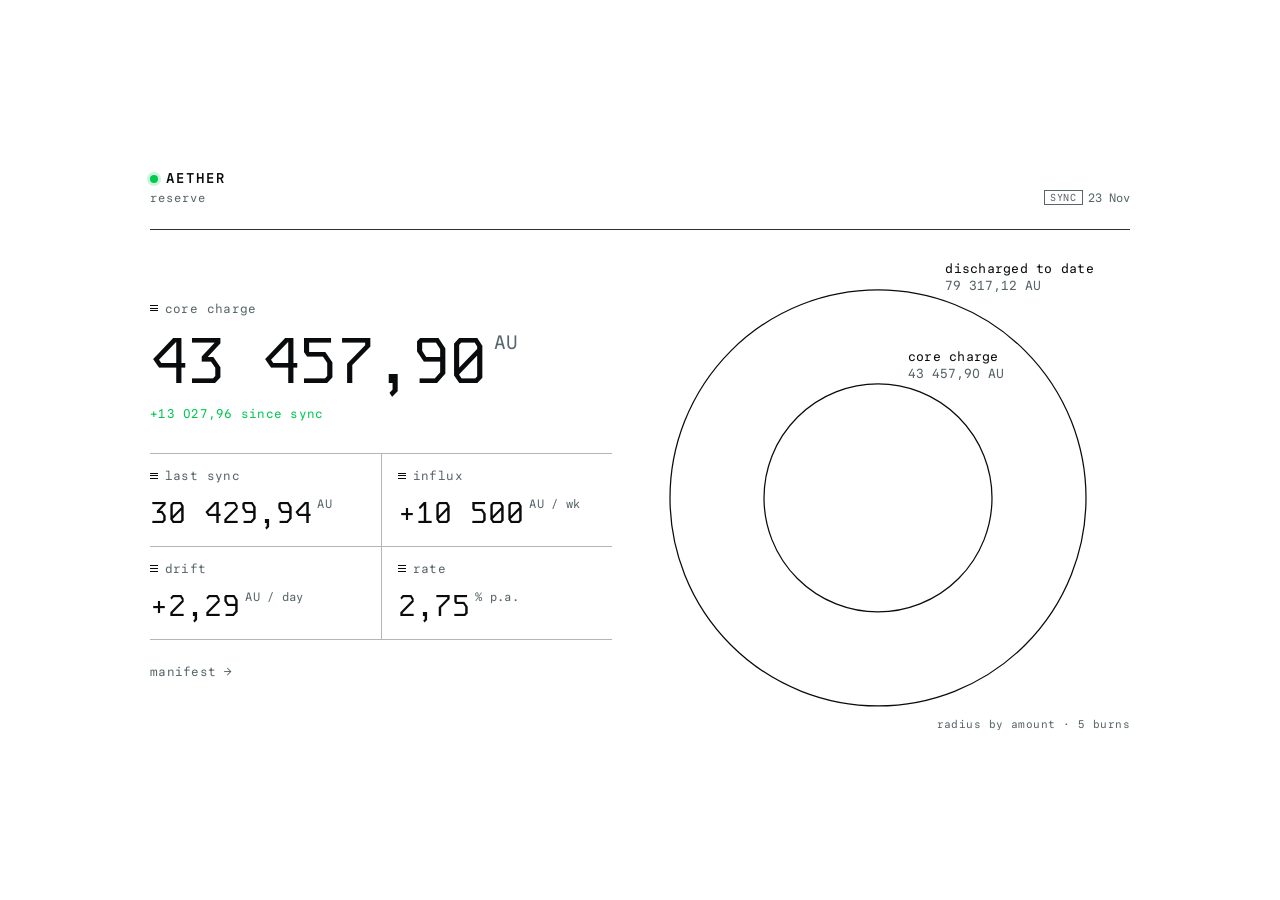
<file: index.html>
<!DOCTYPE html>
<html lang="en">
<head>
<meta charset="utf-8">
<meta name="viewport" content="width=device-width, initial-scale=1">
<meta name="robots" content="noindex, nofollow">
<title>AETHER</title>
<link rel="icon" href="favicon.svg" type="image/svg+xml">
<meta name="theme-color" content="#ffffff" media="(prefers-color-scheme: light)">
<meta name="theme-color" content="#0d0f12" media="(prefers-color-scheme: dark)">
<meta property="og:type" content="website">
<meta property="og:title" content="AETHER">
<meta property="og:description" content="reserve · read-only node">
<meta property="og:url" content="https://theanhgen.github.io/aether/">
<meta property="og:image" content="https://theanhgen.github.io/aether/og.png">
<meta name="twitter:card" content="summary_large_image">
<meta name="twitter:title" content="AETHER">
<meta name="twitter:description" content="reserve · read-only node">
<meta name="twitter:image" content="https://theanhgen.github.io/aether/og.png">
<link rel="stylesheet" href="aether.css">
</head>
<body class="focus">
<div class="wrap">
  <header>
    <div class="brand">
      <div>
        <h1><span class="dot"></span>AETHER</h1>
        <div class="sub">reserve</div>
      </div>
    </div>
    <div class="updated" id="updated"></div>
  </header>

  <main class="core">
    <section class="core-l">
      <div class="vlab"><span class="mk" aria-hidden="true"></span>core charge</div>
      <div class="now tnum"><span class="fig" id="now">—</span><span class="cur">AU</span></div>
      <div class="accrued" id="accrued"></div>
      <div id="vitals"></div>
      <a class="navlink" href="manifest.html" style="margin-top:14px">manifest →</a>
    </section>
    <figure class="rings" id="rings"></figure>
  </main>
</div>

<script src="data.js"></script>
<script src="ui.js"></script>
<script>
document.getElementById("updated").innerHTML = '<span class="tag">sync</span>' + shortDate;
document.getElementById("vitals").innerHTML = vitalsGrid(vitalsItems(), 2);

// rings gauge — outer: total discharged to date (Σ LOG), inner: core charge (live).
// radius is linear in the amount.
const rings = document.getElementById("rings");
function drawRings() {
  rings.innerHTML = ringsSVG(
    { label: "discharged to date", amount: totalDischarged() },
    { label: "core charge", amount: liveNow() },
    rings.clientWidth
  ) + '<figcaption>radius by amount · ' + LOG.length + ' burns</figcaption>';
}
drawRings();
let ringsW = rings.clientWidth;
new ResizeObserver(() => { if (Math.abs(rings.clientWidth - ringsW) > 2) { ringsW = rings.clientWidth; drawRings(); } }).observe(rings);

// live tick — balance grows as interest accrues; accrued line shows interest since sync
function tick(){
  const n = liveNow();
  document.getElementById("now").textContent = cz2(n);
  document.getElementById("accrued").textContent = "+" + cz2(n - ANCHOR.balance) + " since sync";
  const r = rings.querySelector('[data-ring="b"]'); if (r) r.textContent = cz2(n) + " AU";
}
tick();
setInterval(tick, 1000);
</script>
</body>
</html>
</file>
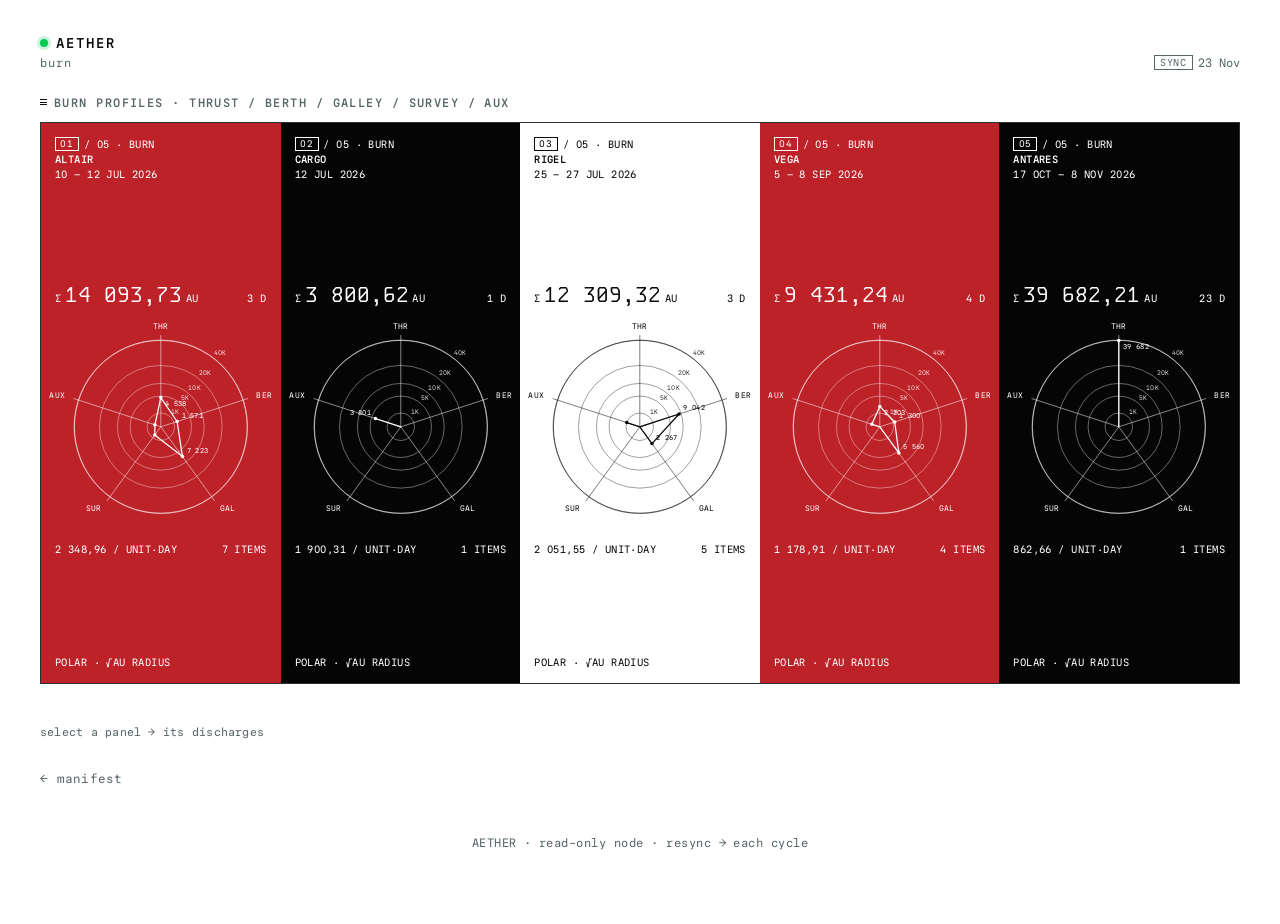
<file: burn.html>
<!DOCTYPE html>
<html lang="en">
<head>
<meta charset="utf-8">
<meta name="viewport" content="width=device-width, initial-scale=1">
<meta name="robots" content="noindex, nofollow">
<title>AETHER · burn</title>
<link rel="icon" href="favicon.svg" type="image/svg+xml">
<meta name="theme-color" content="#ffffff" media="(prefers-color-scheme: light)">
<meta name="theme-color" content="#0d0f12" media="(prefers-color-scheme: dark)">
<meta property="og:type" content="website">
<meta property="og:title" content="AETHER">
<meta property="og:description" content="reserve · read-only node">
<meta property="og:url" content="https://theanhgen.github.io/aether/">
<meta property="og:image" content="https://theanhgen.github.io/aether/og.png">
<meta name="twitter:card" content="summary_large_image">
<meta name="twitter:title" content="AETHER">
<meta name="twitter:description" content="reserve · read-only node">
<meta name="twitter:image" content="https://theanhgen.github.io/aether/og.png">
<link rel="stylesheet" href="aether.css">
</head>
<body>
<div class="wrap wide">
  <header>
    <a class="brand" href="manifest.html">
      <div>
        <h1><span class="dot"></span>AETHER</h1>
        <div class="sub" id="sub">burn</div>
      </div>
    </a>
    <div class="updated" id="updated"></div>
  </header>

  <section>
    <h2><span class="mk" aria-hidden="true"></span>burn profiles · thrust / berth / galley / survey / aux</h2>
    <div id="panels"></div>
  </section>

  <section class="burn-items" id="items"></section>

  <a class="navlink" href="manifest.html" style="margin-top:20px">← manifest</a>
  <footer>AETHER · read-only node · resync → each cycle</footer>
</div>

<script src="data.js"></script>
<script src="ui.js"></script>
<script>
document.getElementById("updated").innerHTML = '<span class="tag">sync</span>' + shortDate;

function render(scroll) {
  const id = decodeURIComponent(location.hash.slice(1)).toLowerCase();
  const trip = tripsChrono().find(t => t.slug === id);
  document.getElementById("sub").textContent = trip ? trip.slug : "burn";
  document.getElementById("panels").innerHTML = polarPanelsHTML(trip ? trip.slug : null);

  // selected burn — its discharges as a receipt
  const box = document.getElementById("items");
  if (!trip) {
    box.innerHTML = id
      ? '<h2><span class="mk" aria-hidden="true"></span>not found</h2><div class="chart-desc">no burn called “' + _esc(id) + '” — pick a panel</div>'
      : '<div class="chart-desc">select a panel → its discharges</div>';
    return;
  }
  const items = (trip.items || []).slice().sort((a, b) => parseDay(a.date) - parseDay(b.date));
  const pd = perUnitDay(trip);
  box.innerHTML = '<h2><span class="mk" aria-hidden="true"></span><span class="tag">' + trip.no + '</span>' + _esc(trip.name) + ' · discharges</h2>'
    + receiptHTML(["date", "bucket", "amount AU"],
        items.map(it => [it.date, it.category || "aux", "−" + cz2(it.amount)]),
        [["total discharged", "−" + cz2(trip.total ?? 0) + " AU", "net"],
         ["per unit", cz2(trip.per ?? 0) + " AU"],
         ...(pd == null ? [] : [["per unit·day", cz2(pd) + " AU"]])]);
  if (scroll) document.getElementById(trip.slug).scrollIntoView({ block: "nearest", inline: "start" });
}
// local date parser for item dates ("05 Sep 2026")
function parseDay(s) { const m = String(s).match(/(\d{1,2})\s+([A-Za-z]{3})\s+(\d{4})/); return m ? Date.UTC(+m[3], _UI_MON[m[2].toLowerCase()], +m[1]) : 0; }
render(true);
window.addEventListener("hashchange", () => render(false));
</script>
</body>
</html>
</file>
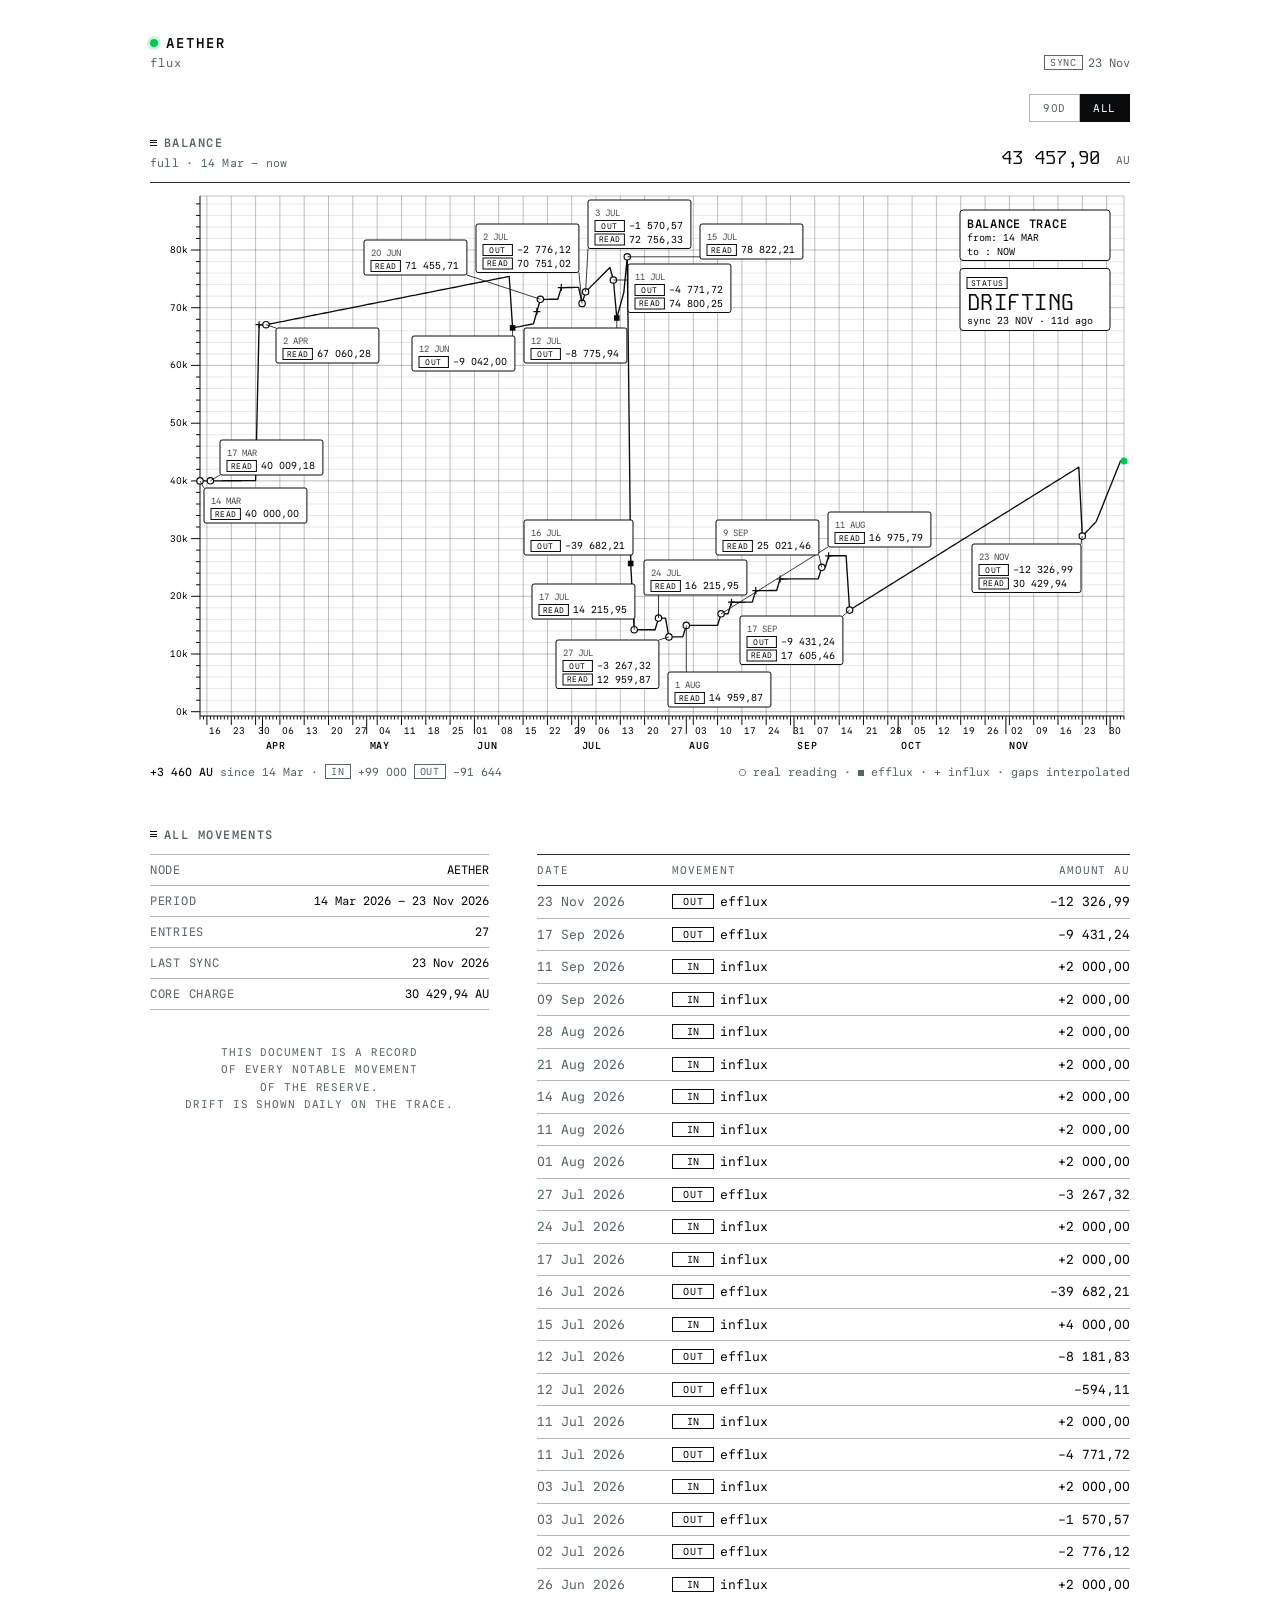
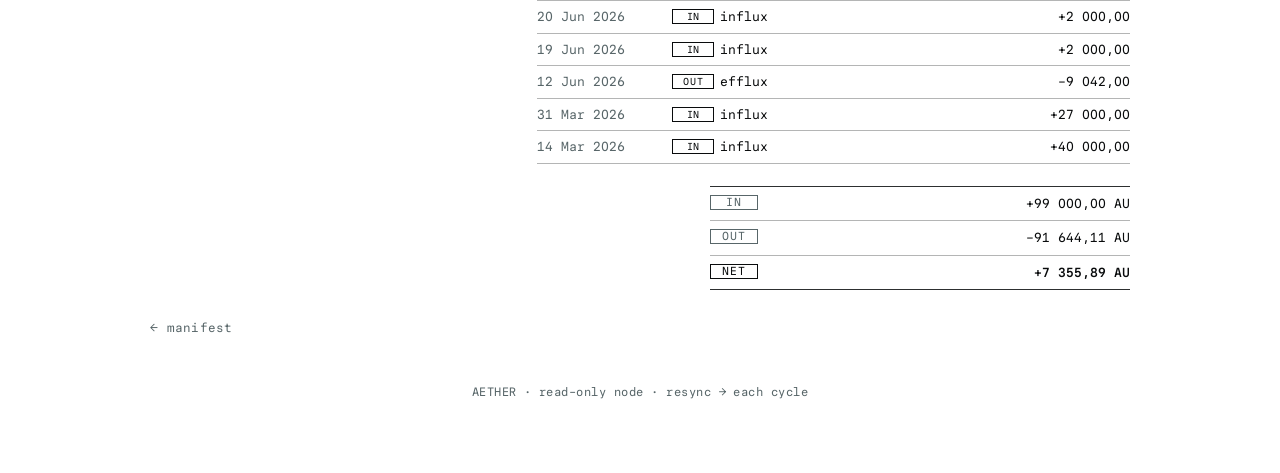
<file: flux.html>
<!DOCTYPE html>
<html lang="en">
<head>
<meta charset="utf-8">
<meta name="viewport" content="width=device-width, initial-scale=1">
<meta name="robots" content="noindex, nofollow">
<title>AETHER · flux</title>
<link rel="icon" href="favicon.svg" type="image/svg+xml">
<meta name="theme-color" content="#ffffff" media="(prefers-color-scheme: light)">
<meta name="theme-color" content="#0d0f12" media="(prefers-color-scheme: dark)">
<meta property="og:type" content="website">
<meta property="og:title" content="AETHER">
<meta property="og:description" content="reserve · read-only node">
<meta property="og:url" content="https://theanhgen.github.io/aether/">
<meta property="og:image" content="https://theanhgen.github.io/aether/og.png">
<meta name="twitter:card" content="summary_large_image">
<meta name="twitter:title" content="AETHER">
<meta name="twitter:description" content="reserve · read-only node">
<meta name="twitter:image" content="https://theanhgen.github.io/aether/og.png">
<link rel="stylesheet" href="aether.css">
</head>
<body>
<div class="wrap">
  <header>
    <a class="brand" href="manifest.html">
      <div>
        <h1><span class="dot"></span>AETHER</h1>
        <div class="sub">flux</div>
      </div>
    </a>
    <div class="updated" id="updated"></div>
  </header>

  <div class="chart-toggle" id="btoggle">
    <button data-w="90">90d</button>
    <button data-w="all" class="on">all</button>
  </div>
  <section class="gp-wrap" id="fchart"></section>

  <section>
    <h2><span class="mk" aria-hidden="true"></span>all movements</h2>
    <div class="rc-layout">
      <div class="rc-meta">
        <div class="rc-kv" id="meta"></div>
        <div class="rc-note">this document is a record<br>of every notable movement<br>of the reserve.<br>drift is shown daily on the trace.</div>
      </div>
      <div id="flux"></div>
    </div>
  </section>

  <a class="navlink" href="manifest.html" style="margin-top:20px">← manifest</a>

  <footer>AETHER · read-only node · resync → each cycle</footer>
</div>

<script src="data.js"></script>
<script src="ui.js"></script>
<script src="chart.js"></script>
<script>
document.getElementById("updated").innerHTML = '<span class="tag">sync</span>' + shortDate;
document.getElementById("flux").innerHTML = fluxReceipt(FLUX, true);
const first = FLUX[FLUX.length - 1], last = FLUX[0];
document.getElementById("meta").innerHTML = [
  ["node", "AETHER"],
  ["period", first.date + " – " + last.date],
  ["entries", FLUX.length],
  ["last sync", anchorDate.toLocaleDateString("en-GB", { day: "2-digit", month: "short", year: "numeric" })],
  ["core charge", cz2(ANCHOR.balance) + " AU"]
].map(r => '<div><span>' + r[0] + '</span><span class="tnum">' + r[1] + '</span></div>').join("");

// balance trace with a 90d / full-history toggle (only on this page)
const chartRoot = document.getElementById("fchart");
mountBalanceChart(chartRoot, Infinity);   // all movements page defaults to full history
document.querySelectorAll("#btoggle button").forEach(b => {
  b.onclick = () => {
    document.querySelectorAll("#btoggle button").forEach(x => x.classList.remove("on"));
    b.classList.add("on");
    mountBalanceChart(chartRoot, b.dataset.w === "all" ? Infinity : Number(b.dataset.w));
  };
});
</script>
</body>
</html>
</file>
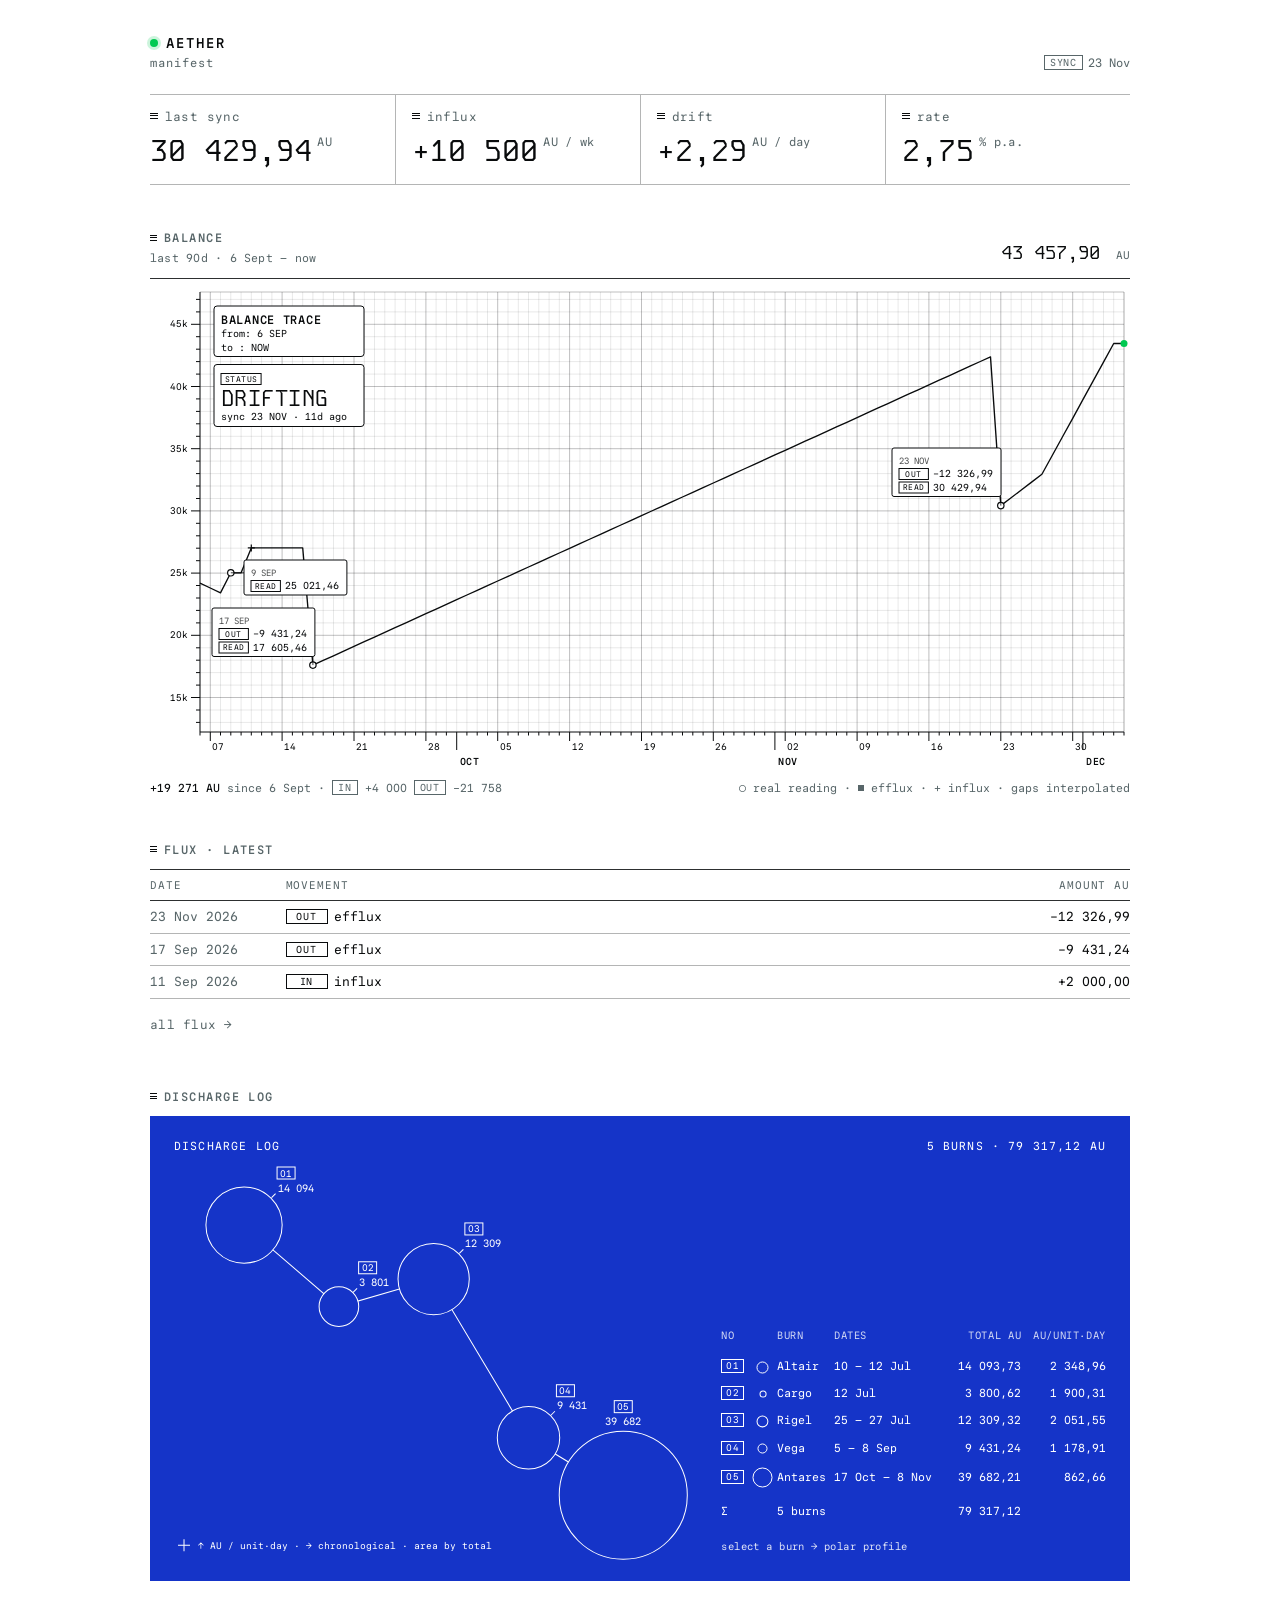
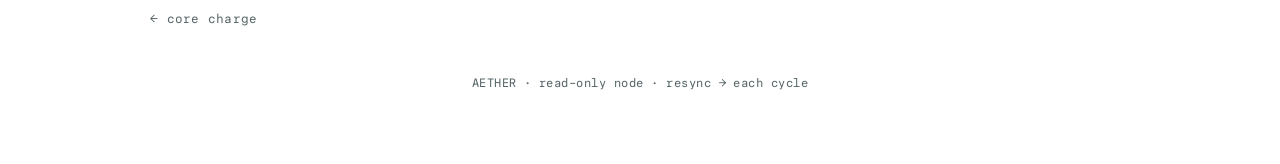
<file: manifest.html>
<!DOCTYPE html>
<html lang="en">
<head>
<meta charset="utf-8">
<meta name="viewport" content="width=device-width, initial-scale=1">
<meta name="robots" content="noindex, nofollow">
<title>AETHER · manifest</title>
<link rel="icon" href="favicon.svg" type="image/svg+xml">
<meta name="theme-color" content="#ffffff" media="(prefers-color-scheme: light)">
<meta name="theme-color" content="#0d0f12" media="(prefers-color-scheme: dark)">
<meta property="og:type" content="website">
<meta property="og:title" content="AETHER">
<meta property="og:description" content="reserve · read-only node">
<meta property="og:url" content="https://theanhgen.github.io/aether/">
<meta property="og:image" content="https://theanhgen.github.io/aether/og.png">
<meta name="twitter:card" content="summary_large_image">
<meta name="twitter:title" content="AETHER">
<meta name="twitter:description" content="reserve · read-only node">
<meta name="twitter:image" content="https://theanhgen.github.io/aether/og.png">
<link rel="stylesheet" href="aether.css">
</head>
<body>
<div class="wrap">
  <header>
    <a class="brand" href="index.html">
      <div>
        <h1><span class="dot"></span>AETHER</h1>
        <div class="sub">manifest</div>
      </div>
    </a>
    <div class="updated" id="updated"></div>
  </header>

  <section id="kpis"></section>

  <section class="gp-wrap" id="balchart"></section>

  <section>
    <h2><span class="mk" aria-hidden="true"></span>flux · latest</h2>
    <div id="flux"></div>
    <a class="navlink" href="flux.html" style="margin-top:8px">all flux →</a>
  </section>

  <section>
    <h2><span class="mk" aria-hidden="true"></span>discharge log</h2>
    <div id="log"></div>
  </section>

  <a class="navlink" href="index.html" style="margin-top:20px">← core charge</a>

  <footer>AETHER · read-only node · resync → each cycle</footer>
</div>

<script src="data.js"></script>
<script src="ui.js"></script>
<script src="chart.js"></script>
<script>
document.getElementById("updated").innerHTML = '<span class="tag">sync</span>' + shortDate;

// vitals — same grid as the core page, derived from data.js
document.getElementById("kpis").innerHTML = vitalsGrid(vitalsItems(), 4);

// balance trace — fixed 90-day window (toggle lives on flux.html only)
mountBalanceChart(document.getElementById("balchart"), WINDOW_DAYS);

// flux — latest 3 movements only (interest excluded); full receipt on flux.html
document.getElementById("flux").innerHTML = fluxReceipt(FLUX.slice(0, 3), false);

// discharge log — pot-funded trips as one plate
// drawn at the diagram's real pixel width so its labels stay readable
const logEl = document.getElementById("log");
function drawPlate() {
  logEl.innerHTML = plateHTML();
  const sv = logEl.querySelector(".plate svg");
  if (sv) logEl.innerHTML = plateHTML(sv.getBoundingClientRect().width);
}
drawPlate();
let logW = logEl.clientWidth;
new ResizeObserver(() => { if (Math.abs(logEl.clientWidth - logW) > 2) { logW = logEl.clientWidth; drawPlate(); } }).observe(logEl);
</script>
</body>
</html>
</file>
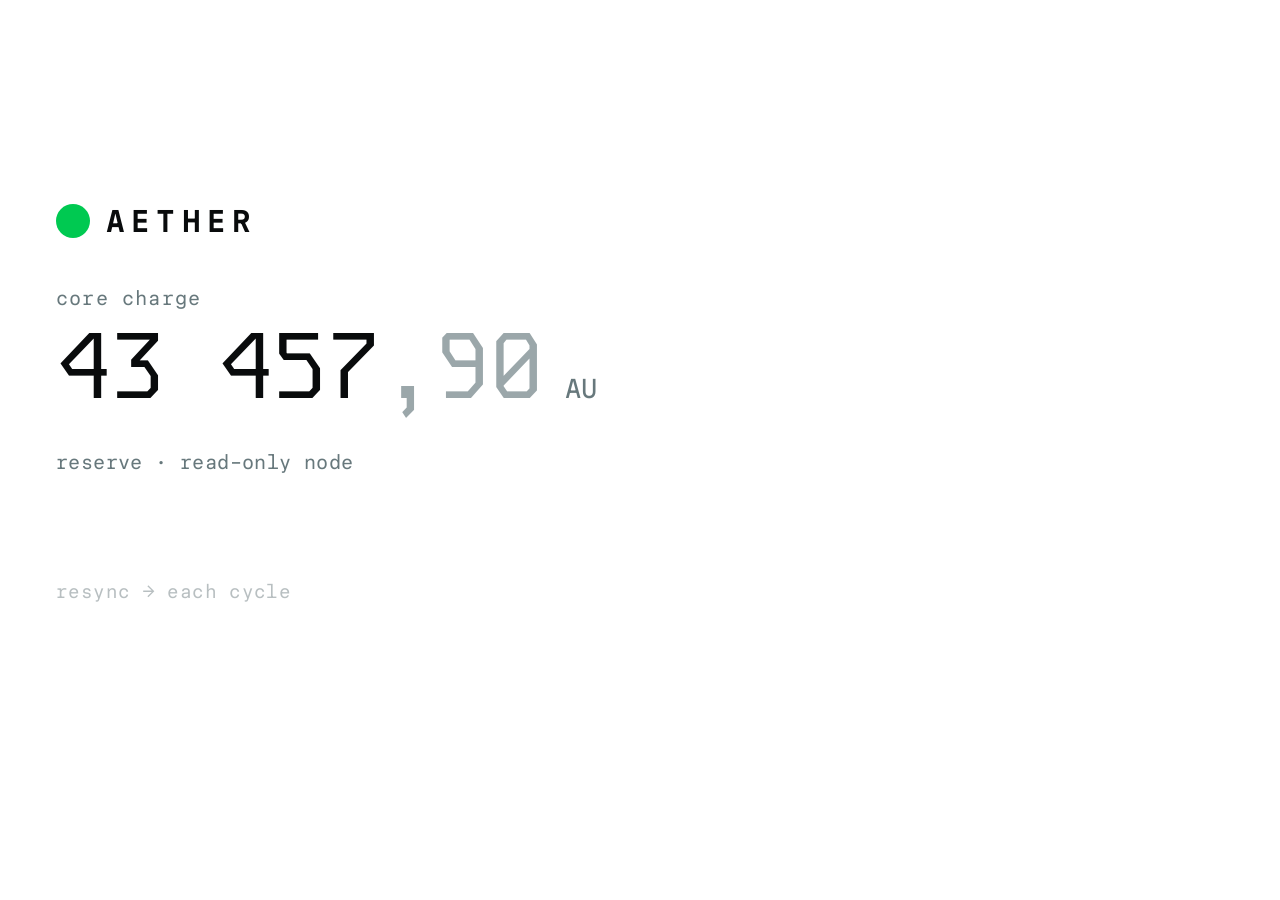
<file: og-card.html>
<!DOCTYPE html>
<html lang="en">
<!--
  AETHER — share-card source. Not linked from any page; it exists only to render og.png.
  The number is read live from data.js, so there is nothing to edit here: update data.js,
  then re-render and commit both files.

    cd <this folder>
    "/Applications/Google Chrome.app/Contents/MacOS/Google Chrome" \
      --headless --disable-gpu --force-color-profile=srgb --hide-scrollbars \
      --virtual-time-budget=2000 --window-size=1200,630 \
      --screenshot=og.png "file://$PWD/og-card.html"

  og.png is a static PNG: whatever it shows is frozen until the next render. Regenerate it
  whenever the anchor moves, or the share preview will quietly show an old balance.
-->
<head>
<meta charset="utf-8">
<style>
  @font-face{font-family:"Paper Mono"; src:url("fonts/PaperMono-Variable.woff2") format("woff2"); font-weight:100 800; font-display:block}
  @font-face{font-family:"Kode Mono"; src:url("fonts/KodeMono-Regular.woff2") format("woff2"); font-weight:400; font-display:block}
  *{box-sizing:border-box}
  html,body{margin:0}
  body{
    width:1200px; height:630px; background:#fff;
    color:oklch(0.148 0.004 228.8);
    font:13.5px/1.5 "Paper Mono";
    -webkit-font-smoothing:antialiased; text-rendering:optimizeLegibility;
    position:relative;
  }
  .card{position:absolute; left:56px; top:198px}
  .brand{display:flex; align-items:center; gap:16px}
  .dot{width:34px; height:34px; border-radius:50%; background:oklch(0.723 0.219 149.579)}
  .brand h1{margin:0; font-size:31px; font-weight:700; letter-spacing:.20em}
  .label{margin-top:38px; font-size:20px; letter-spacing:.06em; color:oklch(0.56 0.021 213.5)}
  .now{margin-top:8px; font-size:92px; font-weight:400; letter-spacing:-.01em; line-height:1;
       font-variant-numeric:tabular-nums; font-feature-settings:"tnum"; display:flex; align-items:baseline}
  .now .fig{font-family:"Kode Mono"}
  .now .dec{color:oklch(0.72 0.014 214.4)}
  .now .cur{font-size:27px; font-weight:500; letter-spacing:0; margin-left:22px;
            color:oklch(0.56 0.021 213.5)}
  .sub{margin-top:34px; font-size:20px; letter-spacing:.02em; color:oklch(0.56 0.021 213.5)}
  .foot{position:absolute; left:56px; top:578px; font-size:19px; letter-spacing:.02em;
        color:oklch(0.80 0.008 214.4)}
</style>
</head>
<body>
  <div class="card">
    <div class="brand"><span class="dot"></span><h1>AETHER</h1></div>
    <div class="label">core charge</div>
    <div class="now"><span class="fig" id="int">—</span><span class="fig dec" id="dec"></span><span class="cur">AU</span></div>
    <div class="sub">reserve · read-only node</div>
  </div>
  <div class="foot">resync → each cycle</div>

<script src="data.js"></script>
<script>
  // same live estimate the pages show — snapshotted at render time
  const parts = cz2(liveNow()).split(",");
  document.getElementById("int").textContent = parts[0];
  document.getElementById("dec").textContent = "," + parts[1];
</script>
</body>
</html>
</file>
<file: aether.css>
/* AETHER — shared styles. Instrument / printout: mono type, hairline rules, square corners, no shadows. */
:root{
  --background:#ffffff;
  --foreground:oklch(0.148 0.004 228.8);
  --muted-foreground:oklch(0.50 0.018 213.5);
  --border:oklch(0.148 0.004 228.8 / 16%);
  --rule:oklch(0.148 0.004 228.8 / 30%);
  --rule-strong:oklch(0.148 0.004 228.8 / 85%);
  --primary:oklch(0.553 0.195 38.402);
  --chart-2:oklch(0.723 0.219 149.579);
  /* graph paper: ink on paper (light) — inverted in dark */
  --paper:#ffffff;
  --ink:oklch(0.148 0.004 228.8);
  --grid-major:oklch(0.148 0.004 228.8 / 26%);
  --grid-minor:oklch(0.148 0.004 228.8 / 9%);
  /* fixed fields — same in both schemes */
  --plate:#1534c8;
  --field-red:#be2229;
  --field-black:#050505;
  --field-white:#ffffff;
}
@media (prefers-color-scheme:dark){
  :root{
    --background:#0b0c0e;
    --foreground:oklch(0.975 0.002 197.1);
    --muted-foreground:oklch(0.70 0.012 214.4);
    --border:oklch(1 0 0 / 13%);
    --rule:oklch(1 0 0 / 28%);
    --rule-strong:oklch(1 0 0 / 85%);
    --primary:oklch(0.62 0.17 38);
    --paper:#0b0c0e;
    --ink:oklch(0.975 0.002 197.1);
    --grid-major:oklch(1 0 0 / 24%);
    --grid-minor:oklch(1 0 0 / 8%);
  }
}
/* type: two faces, self-hosted (OFL-1.1, licences in fonts/). Paper Mono = all text; Kode Mono = large figures only. */
@font-face{font-family:"Paper Mono"; src:url("fonts/PaperMono-Variable.woff2") format("woff2"); font-weight:100 800; font-style:normal; font-display:block}
@font-face{font-family:"Kode Mono"; src:url("fonts/KodeMono-Regular.woff2") format("woff2"); font-weight:400; font-style:normal; font-display:block}
*{box-sizing:border-box}
html,body{margin:0}
body{
  font:13.5px/1.5 "Paper Mono";
  background:var(--background); color:var(--foreground);
  -webkit-font-smoothing:antialiased; text-rendering:optimizeLegibility; padding:32px 24px 72px;
}
.wrap{max-width:980px; margin:0 auto}
.wrap.wide{max-width:1200px}
.tnum{font-variant-numeric:tabular-nums; font-feature-settings:"tnum"}
/* figure face — large figures only (core charge, vitals, balance, burn totals, chart status) */
.fig{font-family:"Kode Mono"; font-weight:400; font-variant-numeric:tabular-nums}
/* REF / LOT tags — small square hairline boxes, text mono, uppercase */
.tag{display:inline-block; border:1px solid currentColor; border-radius:0; padding:0 .5em; font-size:10px; line-height:13px; letter-spacing:.08em; text-transform:uppercase; font-weight:400; vertical-align:1px; white-space:nowrap}
.tag.w{min-width:4.2em; text-align:center}
/* ≡ drawn in CSS (Paper Mono has no U+2261) */
.mk{display:inline-block; width:.62em; height:.5em; margin-right:.55em; vertical-align:.12em; background:linear-gradient(currentColor,currentColor) 0 0/100% 1px no-repeat, linear-gradient(currentColor,currentColor) 0 50%/100% 1px no-repeat, linear-gradient(currentColor,currentColor) 0 100%/100% 1px no-repeat}
/* ■ drawn in CSS */
.sq{display:inline-block; width:.5em; height:.5em; background:currentColor; vertical-align:.05em}

/* focus layout — index: one composed unit, vertically centred */
body.focus{display:flex; min-height:100dvh; align-items:center; justify-content:center; padding:24px}
body.focus .wrap{width:100%}

header{display:flex; align-items:flex-end; justify-content:space-between; gap:12px; margin-bottom:22px}
.brand{display:flex; align-items:center; text-decoration:none; color:inherit}
.dot{width:8px; height:8px; border-radius:50%; background:var(--chart-2); box-shadow:0 0 0 3px color-mix(in oklab, var(--chart-2) 20%, transparent)}
.brand h1{display:inline-flex; align-items:center; gap:8px; font-size:14px; font-weight:600; letter-spacing:.14em; margin:0}
.brand .sub{font-size:12px; color:var(--muted-foreground); letter-spacing:.08em}
.updated{font-size:12px; color:var(--muted-foreground); font-variant-numeric:tabular-nums}
.updated .tag{margin-right:.5em}

.navlink{display:inline-flex; align-items:center; gap:6px; font-size:12.5px; color:var(--muted-foreground); text-decoration:none; letter-spacing:.02em; padding:9px 6px; margin:2px -6px 0; transition-property:color, scale; transition-duration:.14s; transition-timing-function:ease}
.navlink:hover{color:var(--primary)}
.navlink:active{scale:.96}

h2{font-size:12px; font-weight:600; letter-spacing:.12em; text-transform:uppercase; color:var(--muted-foreground); margin:0 0 10px}
h2 .mk, .vlab .mk, .chart-title .mk{font-weight:400; color:var(--foreground)}
h2 .tag{margin-right:.6em; color:var(--foreground)}
section + section{margin-top:44px}
footer{margin-top:36px; text-align:center; font-size:12px; color:var(--muted-foreground); letter-spacing:.04em}

/* ---------- index: core charge + vitals + rings ---------- */
.core{display:grid; grid-template-columns:minmax(0,1fr) minmax(0,1fr); gap:56px; align-items:center; border-top:1px solid var(--rule-strong); padding-top:28px}
.core-l .vlab{margin-bottom:10px}
.now{font-size:64px; font-weight:400; letter-spacing:-.035em; line-height:1; white-space:nowrap}
.now .fig{letter-spacing:-.01em}
.now .cur{font-size:.3em; color:var(--muted-foreground); letter-spacing:0; margin-left:.4em; vertical-align:top; position:relative; top:.25em}
.accrued{margin:12px 0 30px; font-size:12.5px; color:var(--chart-2); font-variant-numeric:tabular-nums; letter-spacing:.02em}
.rings{margin:0}
.rings svg{display:block; max-width:100%; height:auto; margin-left:auto}
.rings figcaption{font-size:11px; color:var(--muted-foreground); text-align:right; letter-spacing:.04em; margin-top:6px}
.rings circle{fill:none; stroke:var(--foreground); stroke-width:1.25; vector-effect:non-scaling-stroke}
.rings .rl{fill:var(--foreground); font-size:14px; font-family:inherit; letter-spacing:.02em}
.rings .ra{fill:var(--muted-foreground); font-size:14px; font-family:inherit; font-variant-numeric:tabular-nums}

/* ---------- vitals grid (≡ label above big tabular value) ---------- */
.vgrid{display:grid; grid-template-columns:repeat(2,minmax(0,1fr)); border-bottom:1px solid var(--rule)}
.vgrid.c4{grid-template-columns:repeat(4,minmax(0,1fr))}
.vcell{border-top:1px solid var(--rule); padding:13px 14px 16px 0; min-width:0}
.vgrid.c2 .vcell:nth-child(2n), .vgrid.c4 .vcell:not(:nth-child(4n+1)){border-left:1px solid var(--rule); padding-left:16px}
.vlab{font-size:12.5px; color:var(--muted-foreground); letter-spacing:.03em; white-space:nowrap}
.vval{font-size:30px; line-height:1.1; margin-top:8px; letter-spacing:0; white-space:nowrap; font-variant-numeric:tabular-nums}
.vval .u{font-size:12px; letter-spacing:.02em; color:var(--muted-foreground); margin-left:.45em; vertical-align:top; position:relative; top:.15em}

/* ---------- graph-paper balance trace ---------- */
.gp-head{display:flex; justify-content:space-between; align-items:flex-end; gap:14px; flex-wrap:wrap; padding:0 0 10px; border-bottom:1px solid var(--rule-strong); margin-bottom:12px}
.chart-title{font-size:12px; font-weight:600; letter-spacing:.12em; text-transform:uppercase; color:var(--muted-foreground)}
.chart-desc{font-size:11.5px; letter-spacing:.02em; color:var(--muted-foreground); margin-top:3px}
.chart-cur{font-size:19px; color:var(--foreground); font-variant-numeric:tabular-nums}
.chart-cur span{font-size:11px; color:var(--muted-foreground); margin-left:4px}
.chart-cur span.fig{font-size:inherit; color:inherit; margin-left:0}
.gp-body{position:relative; cursor:crosshair}
svg.gp{display:block; width:100%; height:auto; touch-action:none; font-family:inherit}
svg.gp text{font-family:inherit; fill:var(--ink); font-size:10px; font-variant-numeric:tabular-nums}
svg.gp .paper{fill:var(--paper)}
svg.gp .gmaj{stroke:var(--grid-major); stroke-width:1}
svg.gp .gmin{stroke:var(--grid-minor); stroke-width:1}
svg.gp .axis{stroke:var(--ink); stroke-width:1}
svg.gp .tick{stroke:var(--ink); stroke-width:1}
svg.gp .tlab{font-size:9.5px}
svg.gp .tlab.mo{font-size:10px; font-weight:600; letter-spacing:.08em}
svg.gp .trace{fill:none; stroke:var(--ink); stroke-width:1.35; stroke-linejoin:round}
svg.gp .box{fill:var(--paper); stroke:var(--ink); stroke-width:1}
svg.gp .lead{stroke:var(--ink); stroke-width:.8}
svg.gp .mk-read{fill:var(--paper); stroke:var(--ink); stroke-width:1.2}
svg.gp .mk-out{fill:var(--ink)}
svg.gp .mk-in{stroke:var(--ink); stroke-width:1.2}
svg.gp .big{font-size:22px; letter-spacing:.02em; font-family:"Kode Mono"}
svg.gp .tg{fill:none; stroke:var(--ink); stroke-width:1}
svg.gp text.tgt{font-size:8px; letter-spacing:.06em}
svg.gp .ttl{font-size:12px; font-weight:600; letter-spacing:.06em}
svg.gp .hov line{stroke:var(--ink); stroke-width:.75; stroke-dasharray:2 3}
.gp-key{display:flex; flex-wrap:wrap; gap:2px 16px; font-size:11px; color:var(--muted-foreground); font-variant-numeric:tabular-nums}
.gp-key:not(:empty){padding-top:8px}
.gp-key b{font-weight:500; color:var(--foreground)}
.gp-foot{display:flex; justify-content:space-between; flex-wrap:wrap; gap:4px 18px; padding-top:8px; font-size:11.5px; color:var(--muted-foreground)}
.gp-foot b{font-weight:500; color:var(--foreground)}

/* chart window toggle (flux page only) */
.chart-toggle{display:flex; justify-content:flex-end; margin-bottom:12px}
.chart-toggle button{font:inherit; font-size:11px; color:var(--muted-foreground); background:transparent; border:1px solid var(--rule); border-radius:0; padding:5px 13px; cursor:pointer; letter-spacing:.06em; text-transform:uppercase}
.chart-toggle button + button{border-left:0}
.chart-toggle button:hover{color:var(--foreground)}
.chart-toggle button.on{color:var(--background); background:var(--foreground); border-color:var(--foreground)}

/* ---------- receipt (flux movements) ---------- */
.rc-layout{display:grid; grid-template-columns:minmax(0,1fr) minmax(0,1.75fr); gap:48px; align-items:start}
.rc-meta{display:flex; flex-direction:column; gap:34px}
.rc-note{font-size:11px; letter-spacing:.08em; text-transform:uppercase; text-align:center; color:var(--muted-foreground); line-height:1.6}
.rc-kv{border-top:1px solid var(--rule)}
.rc-kv div{display:flex; justify-content:space-between; gap:12px; padding:6px 0; border-bottom:1px solid var(--rule); font-size:12px}
.rc-kv span:first-child{text-transform:uppercase; letter-spacing:.06em; color:var(--muted-foreground)}
table.receipt{width:100%; border-collapse:collapse; font-size:13px}
table.receipt th{font-weight:400; text-align:left; text-transform:uppercase; letter-spacing:.08em; font-size:11px; color:var(--muted-foreground); padding:7px 0; border-top:1px solid var(--rule-strong); border-bottom:1px solid var(--rule-strong)}
table.receipt td{padding:6px 0; border-bottom:1px solid var(--rule); vertical-align:baseline; white-space:nowrap}
table.receipt .num{text-align:right; font-variant-numeric:tabular-nums; font-feature-settings:"tnum"}
table.receipt .d{width:9.5em; color:var(--muted-foreground)}
table.receipt .m{padding-left:12px}
table.receipt .m .tag{margin-right:.6em}
.rc-totals{margin-left:auto; width:min(100%, 420px); margin-top:22px; border-top:1px solid var(--rule-strong)}
.rc-totals div{display:flex; justify-content:space-between; gap:12px; padding:7px 0; border-bottom:1px solid var(--rule); font-size:13px; font-variant-numeric:tabular-nums}
.rc-totals span:first-child{text-transform:uppercase; letter-spacing:.08em; font-size:11.5px; color:var(--muted-foreground); align-self:center}
.rc-totals .tag{font-size:10px}
.rc-totals .net{font-weight:600; border-bottom:1px solid var(--rule-strong)}
.rc-totals .net span:first-child{color:var(--foreground)}

/* ---------- discharge log plate ---------- */
.plate{background:var(--plate); color:#fff; padding:22px 24px 26px}
.plate a{color:inherit; text-decoration:none}
.plate-head{display:flex; justify-content:space-between; gap:12px; flex-wrap:wrap; font-size:11.5px; letter-spacing:.1em; text-transform:uppercase}
.plate-body{display:grid; grid-template-columns:minmax(0,1.35fr) minmax(0,1fr); gap:28px; align-items:end}
.plate svg{display:block; width:100%; height:auto; font-family:inherit; overflow:visible}
.plate svg text{fill:#fff; font-family:inherit; font-size:10.5px; font-variant-numeric:tabular-nums}
.plate svg .ln{stroke:#fff; stroke-width:1; fill:none}
.plate svg .c{stroke:#fff; stroke-width:1; fill:var(--plate)}
.plate svg a:hover .c{stroke-width:2}
.plate svg .tg{fill:none; stroke:#fff; stroke-width:1}
.plate .tag{font-size:9.5px; line-height:12px; padding:0 .4em}
table.pt{width:100%; border-collapse:collapse; font-size:11.5px; font-variant-numeric:tabular-nums}
table.pt td,table.pt th{padding:5px 0; white-space:nowrap}
table.pt th{font-weight:400; text-align:right; font-size:10.5px; letter-spacing:.06em; text-transform:uppercase; opacity:.8; padding-bottom:9px}
table.pt th.l, table.pt td.l{text-align:left}
table.pt td{text-align:right}
table.pt td.no{width:2.4em; text-align:left}
table.pt td.ci{width:28px; text-align:center}
table.pt td.ci svg{display:inline-block; vertical-align:middle; width:auto}
table.pt tr.sum td{padding-top:10px}
table.pt a:hover{text-decoration:underline}
.plate-foot{font-size:10.5px; letter-spacing:.04em; margin-top:14px; opacity:.85}

/* ---------- burn: polar panels ---------- */
.panels{display:flex; border:1px solid var(--rule-strong)}
.panel{flex:1 1 0; min-width:0; min-height:560px; outline:none; display:flex; flex-direction:column; justify-content:space-between; padding:14px 14px 12px; font-size:10.5px; line-height:1.45; letter-spacing:.04em; text-transform:uppercase; text-decoration:none; position:relative; scroll-margin:24px}
.panel.f-red{background:var(--field-red); color:#fff}
.panel.f-black{background:var(--field-black); color:#fff}
.panel.f-white{background:var(--field-white); color:#0a0a0a}
.panel .row2{display:flex; justify-content:space-between; gap:8px; font-variant-numeric:tabular-nums}
.panel .row2 > :last-child{text-align:right}
.panel .row2.tot{align-items:baseline}
.panel .tot .fig{font-size:21px; letter-spacing:0; text-transform:none}
.panel .tot .s{margin-right:.35em}
.panel .tot .u{margin-left:.35em}
.panel .tag{font-size:9.5px; line-height:12px; padding:0 .45em; margin-right:.5em}
.panel .selmark .tag{margin-right:0}
.panel svg{display:block; width:100%; height:auto; overflow:visible}
.panel svg text{fill:currentColor; font-family:inherit; font-size:9px; letter-spacing:.04em}
.panel svg .ring{fill:none; stroke:currentColor; stroke-width:.8; opacity:.55}
.panel svg .spoke{stroke:currentColor; stroke-width:.8; opacity:.75}
.panel svg .poly{fill:none; stroke:currentColor; stroke-width:1.4; stroke-linejoin:round}
.panel svg .vx{fill:currentColor}
.panel .mid{display:flex; flex-direction:column; gap:10px}
.panel.sel::after{content:""; position:absolute; inset:6px; border:1.5px solid currentColor; pointer-events:none}
.panel .selmark{visibility:hidden}
.panel.sel .selmark{visibility:visible}
.burn-items{margin-top:40px}

@media (max-width:900px){
  .core{grid-template-columns:1fr; gap:36px}
  .rings svg{margin:0 auto}
  .plate-body{grid-template-columns:1fr}
  .rc-layout{grid-template-columns:1fr; gap:28px}
  .panels{overflow-x:auto; scroll-snap-type:x mandatory}
  .panel{flex:0 0 min(300px, 78vw); scroll-snap-align:start}
}
@media (max-width:640px){
  body{padding:24px 16px 56px}
  body.focus{padding:24px 16px}
  .now{font-size:clamp(38px, 11.5vw, 64px)}
  .vgrid.c4{grid-template-columns:repeat(2,minmax(0,1fr))}
  .vgrid.c4 .vcell:not(:nth-child(4n+1)){border-left:0; padding-left:0}
  .vgrid.c4 .vcell:nth-child(2n){border-left:1px solid var(--rule); padding-left:14px}
  .vgrid.c2 .vcell:nth-child(2n){padding-left:14px}
  .vval{font-size:clamp(20px, 6.2vw, 30px)}
  .vval .u{font-size:10.5px}
  .rc-meta{gap:14px}
  .rc-note{text-align:left; padding-top:0}
  table.receipt .d{width:auto}
  table.receipt{font-size:12px}
  .plate{padding:18px 16px 20px}
  table.pt .opt{display:none}
}
</file>
